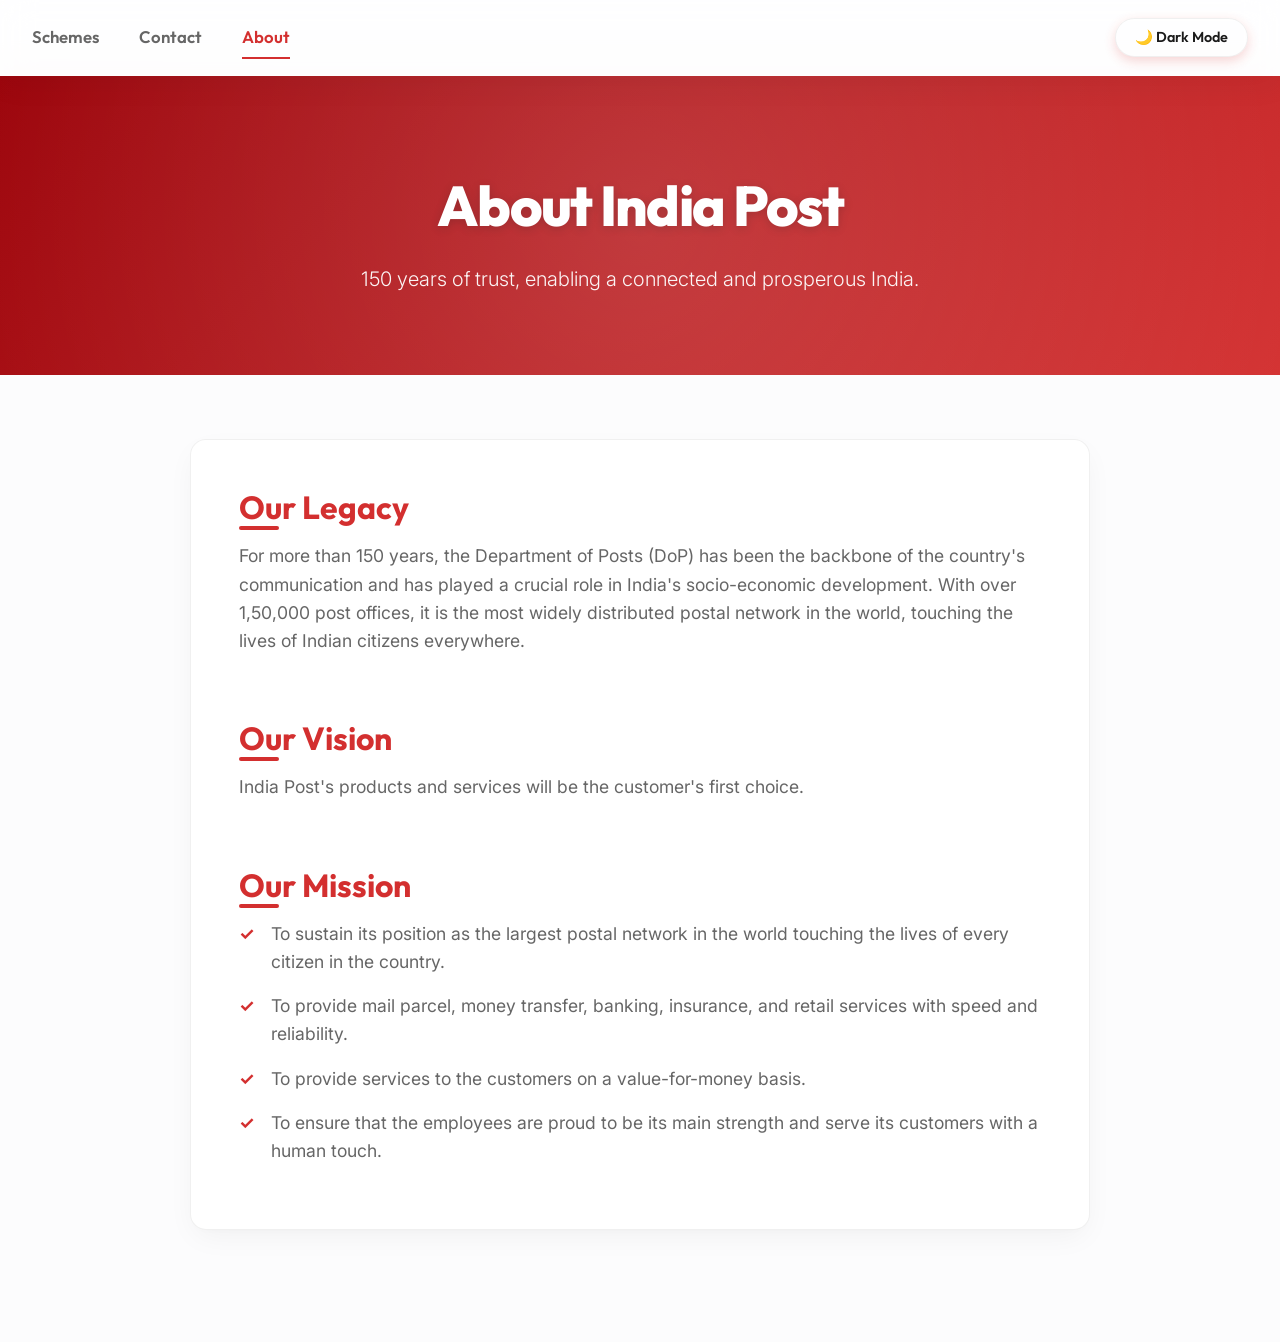
<file: about.html>
<!DOCTYPE html>
<html lang="en">
<head>
    <meta charset="UTF-8">
    <meta name="viewport" content="width=device-width, initial-scale=1.0">
    <title>About - India Post</title>
    <link rel="stylesheet" href="styles.css">
</head>
<body>
    <nav>
        <a href="index.html">Schemes</a>
        <a href="contact.html">Contact</a>
        <a href="about.html">About</a>
        <button onclick="toggleDarkMode()" id="darkModeBtn">🌙 Dark Mode</button>
    </nav>

    <header class="animate-fade-in">
        <h1 id="aboutTitle">About India Post</h1>
        <p>150 years of trust, enabling a connected and prosperous India.</p>
    </header>

    <main>
        <div class="content-card about-content animate-fade-in delay-1">
            <h2>Our Legacy</h2>
            <p>For more than 150 years, the Department of Posts (DoP) has been the backbone of the country's communication and has played a crucial role in India's socio-economic development. With over 1,50,000 post offices, it is the most widely distributed postal network in the world, touching the lives of Indian citizens everywhere.</p>
            
            <h2>Our Vision</h2>
            <p>India Post's products and services will be the customer's first choice.</p>
            
            <h2>Our Mission</h2>
            <ul>
                <li>To sustain its position as the largest postal network in the world touching the lives of every citizen in the country.</li>
                <li>To provide mail parcel, money transfer, banking, insurance, and retail services with speed and reliability.</li>
                <li>To provide services to the customers on a value-for-money basis.</li>
                <li>To ensure that the employees are proud to be its main strength and serve its customers with a human touch.</li>
            </ul>
        </div>
    </main>
    
    <script src="script.js"></script>
</body>
</html>
</file>
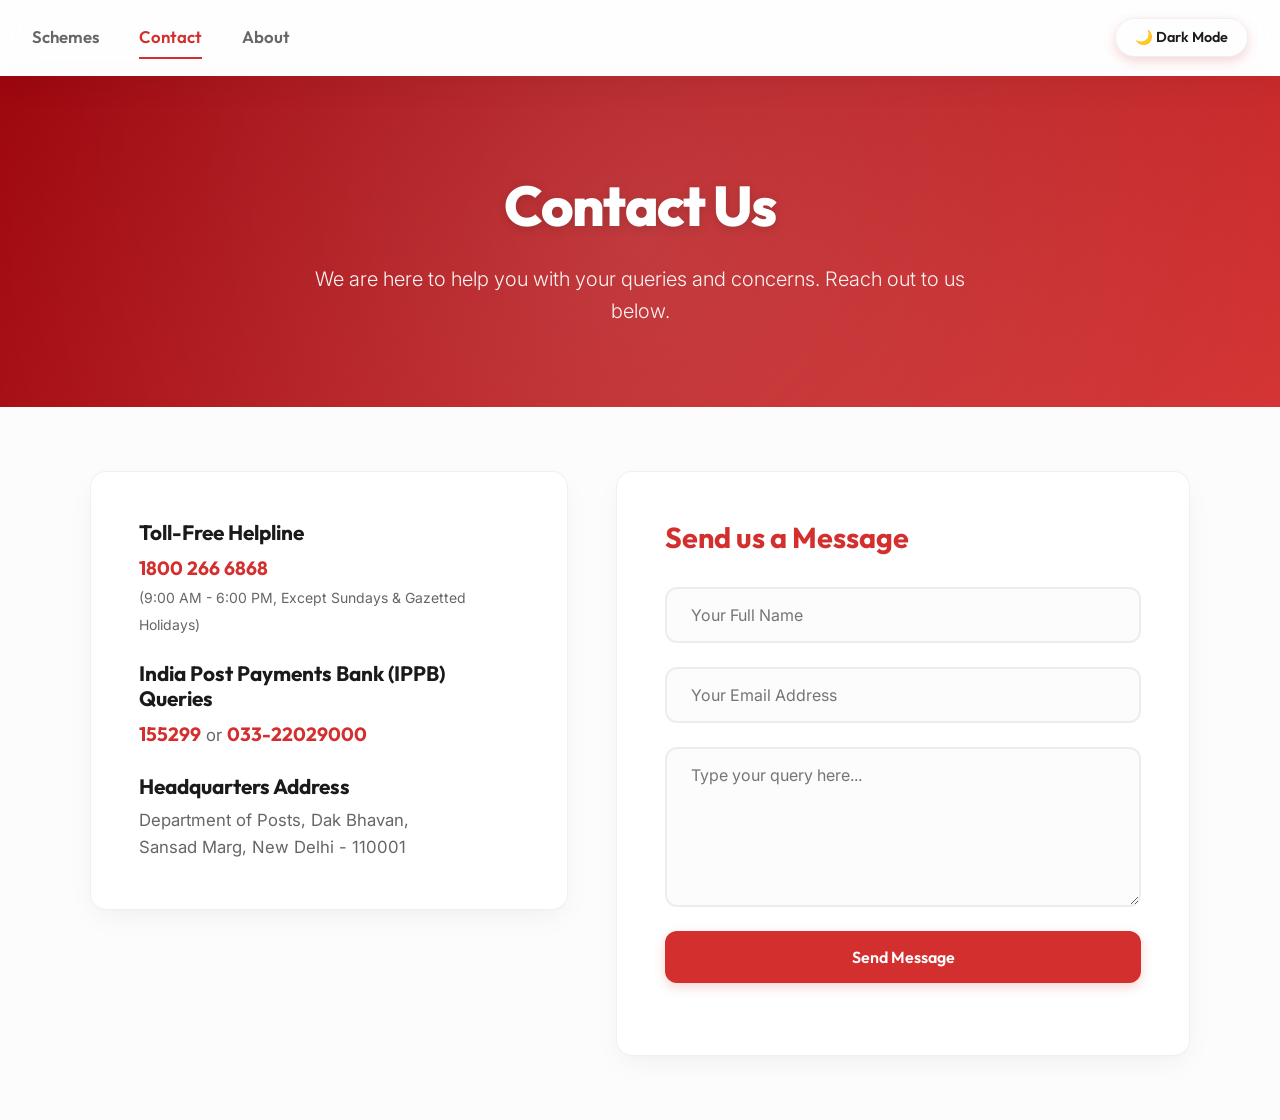
<file: contact.html>
<!DOCTYPE html>
<html lang="en">

<head>
    <meta charset="UTF-8">
    <meta name="viewport" content="width=device-width, initial-scale=1.0">
    <title>Contact - India Post</title>
    <link rel="stylesheet" href="styles.css">
</head>

<body>
    <nav>
        <a href="index.html">Schemes</a>
        <a href="contact.html">Contact</a>
        <a href="about.html">About</a>
        <button onclick="toggleDarkMode()" id="darkModeBtn">🌙 Dark Mode</button>
    </nav>

    <header class="animate-fade-in">
        <h1>Contact Us</h1>
        <p>We are here to help you with your queries and concerns. Reach out to us below.</p>
    </header>

    <main>
        <div class="contact-grid">
            <div class="content-card contact-info animate-fade-in delay-1">
                <h2>Toll-Free Helpline</h2>
                <p><strong>1800 266 6868</strong><br><small>(9:00 AM - 6:00 PM, Except Sundays & Gazetted
                        Holidays)</small></p>

                <h2>India Post Payments Bank (IPPB) Queries</h2>
                <p><strong>155299</strong> or <strong>033-22029000</strong></p>

                <h2>Headquarters Address</h2>
                <p>Department of Posts, Dak Bhavan,<br>Sansad Marg, New Delhi - 110001</p>
            </div>

            <div class="content-card form-container animate-fade-in delay-2">
                <h2>Send us a Message</h2>
                <form id="contactForm" onsubmit="submitForm(event)">
                    <input type="text" id="name" placeholder="Your Full Name" required>
                    <input type="email" id="email" placeholder="Your Email Address" required>
                    <textarea id="message" placeholder="Type your query here..." required></textarea>
                    <button type="submit">Send Message</button>
                </form>
                <p id="formStatus"></p>
            </div>
        </div>
    </main>

    <script src="script.js"></script>
</body>

</html>
</file>
<file: styles.css>
@import url('https://fonts.googleapis.com/css2?family=Outfit:wght@300;400;500;600;700;800&family=Inter:wght@400;500;600&display=swap');

:root {
  /* Premium India Post Red Palette */
  --primary-color: #d32f2f; 
  --primary-light: #ff6659;
  --primary-dark: #9a0007;
  
  /* Neutral Palette */
  --bg-color: #fcfcfd;
  --surface-color: #ffffff;
  --text-main: #1a1a1a;
  --text-muted: #666666;
  
  /* Accents */
  --accent-blue: #1976d2;
  --accent-gold: #fbc02d;
  --success: #10b981;
  --error: #ef4444;

  /* Shadows and Borders */
  --card-shadow: 0 10px 30px -5px rgba(0, 0, 0, 0.05), 0 4px 10px -2px rgba(0, 0, 0, 0.02);
  --card-shadow-hover: 0 20px 40px -5px rgba(211, 47, 47, 0.1), 0 8px 16px -4px rgba(211, 47, 47, 0.05);
  --border-radius-lg: 16px;
  --border-radius-md: 12px;
  --border-radius-sm: 8px;
  --border-color: rgba(0, 0, 0, 0.06);

  /* Glassmorphism */
  --glass-bg: rgba(255, 255, 255, 0.75);
  --glass-border: rgba(255, 255, 255, 0.4);
  --glass-shadow: 0 8px 32px rgba(0, 0, 0, 0.05);
}

body.dark-mode {
  --bg-color: #0b0f19;
  --surface-color: #151b2b;
  --text-main: #f3f4f6;
  --text-muted: #9ca3af;
  
  --primary-color: #ef4444;
  --primary-dark: #b91c1c;

  --border-color: rgba(255, 255, 255, 0.05);
  --card-shadow: 0 10px 30px -5px rgba(0, 0, 0, 0.3);
  --card-shadow-hover: 0 20px 40px -5px rgba(239, 68, 68, 0.15);

  --glass-bg: rgba(21, 27, 43, 0.8);
  --glass-border: rgba(255, 255, 255, 0.05);
  --glass-shadow: 0 8px 32px rgba(0, 0, 0, 0.3);
}

* {
  margin: 0;
  padding: 0;
  box-sizing: border-box;
}

#webgl-container {
    position: fixed;
    top: 0;
    left: 0;
    width: 100vw;
    height: 100vh;
    z-index: -1;
}

body {
  font-family: 'Inter', sans-serif;
  background-color: var(--bg-color);
  color: var(--text-main);
  line-height: 1.6;
  min-height: 100vh;
  display: flex;
  flex-direction: column;
  transition: background-color 0.4s cubic-bezier(0.4, 0, 0.2, 1), color 0.4s ease;
  overflow-x: hidden;
}

h1, h2, h3, h4, h5, h6 {
  font-family: 'Outfit', sans-serif;
  color: var(--text-main);
  line-height: 1.2;
}

/* --------------- Navigation (Glassmorphism) --------------- */
nav {
  position: sticky;
  top: 0;
  z-index: 1000;
  display: flex;
  justify-content: center;
  align-items: center;
  gap: 2.5rem;
  padding: 1rem 2rem;
  
  background: var(--glass-bg);
  backdrop-filter: blur(16px);
  -webkit-backdrop-filter: blur(16px);
  border-bottom: 1px solid var(--glass-border);
  box-shadow: var(--glass-shadow);
  transition: all 0.3s ease;
}

nav a {
  text-decoration: none;
  font-family: 'Outfit', sans-serif;
  font-weight: 600;
  font-size: 1.05rem;
  color: var(--text-muted);
  position: relative;
  padding: 0.5rem 0;
  transition: color 0.3s ease;
}

nav a::after {
  content: '';
  position: absolute;
  bottom: 0;
  left: 0;
  width: 100%;
  height: 2px;
  background: var(--primary-color);
  transform: scaleX(0);
  transform-origin: right;
  transition: transform 0.4s cubic-bezier(0.86, 0, 0.07, 1);
}

nav a:hover, nav a.active {
  color: var(--primary-color);
}

nav a:hover::after, nav a.active::after {
  transform: scaleX(1);
  transform-origin: left;
}

#darkModeBtn {
  margin-left: auto;
  background: transparent;
  border: 1px solid var(--border-color);
  color: var(--text-main);
  padding: 0.6rem 1.2rem;
  border-radius: 30px;
  font-family: 'Outfit', sans-serif;
  font-weight: 600;
  font-size: 0.9rem;
  cursor: pointer;
  display: flex;
  align-items: center;
  gap: 0.5rem;
  transition: all 0.3s ease;
}

#darkModeBtn:hover {
  background: var(--surface-color);
  box-shadow: var(--card-shadow);
  transform: translateY(-2px);
  border-color: var(--primary-color);
}

/* --------------- Header / Hero Section --------------- */
header {
  position: relative;
  padding: 6rem 2rem 5rem;
  text-align: center;
  background: linear-gradient(135deg, var(--primary-dark) 0%, var(--primary-color) 100%);
  color: white;
  overflow: hidden;
  margin-bottom: 4rem;
}

/* Subtle background pattern/glow */
header::before {
  content: '';
  position: absolute;
  top: -50%;
  left: -50%;
  width: 200%;
  height: 200%;
  background: radial-gradient(circle, rgba(255,255,255,0.15) 0%, transparent 60%);
  pointer-events: none;
}

header h1 {
  font-size: 3.5rem;
  font-weight: 800;
  letter-spacing: -0.03em;
  margin-bottom: 1.5rem;
  color: white;
  text-shadow: 0 2px 10px rgba(0,0,0,0.2);
}

header p {
  font-size: 1.25rem;
  font-weight: 300;
  max-width: 700px;
  margin: 0 auto;
  opacity: 0.95;
}

/* --------------- Main Content Grid --------------- */
main {
  flex: 1;
  width: 100%;
  max-width: 1280px;
  margin: 0 auto;
  padding: 0 2rem 4rem;
}

/* Scheme Cards */
.schemes {
  display: grid;
  grid-template-columns: repeat(auto-fit, minmax(300px, 1fr));
  gap: 2rem;
  margin-bottom: 4rem;
}

.scheme-card {
  background: var(--surface-color);
  padding: 2.5rem;
  border-radius: var(--border-radius-lg);
  border: 1px solid var(--border-color);
  box-shadow: var(--card-shadow);
  position: relative;
  overflow: hidden;
  transition: all 0.4s cubic-bezier(0.175, 0.885, 0.32, 1.275);
  display: flex;
  flex-direction: column;
}

.scheme-card::before {
  content: '';
  position: absolute;
  top: 0;
  left: 0;
  width: 100%;
  height: 4px;
  background: var(--primary-color);
  transform: scaleX(0);
  transform-origin: left;
  transition: transform 0.4s ease;
}

.scheme-card:hover {
  transform: translateY(-10px);
  box-shadow: var(--card-shadow-hover);
  border-color: transparent;
}

.scheme-card:hover::before {
  transform: scaleX(1);
}

.scheme-card h2 {
  font-size: 1.4rem;
  color: var(--primary-color);
  margin-bottom: 1.5rem;
  font-weight: 700;
}

.scheme-card p {
  display: flex;
  justify-content: space-between;
  align-items: center;
  padding: 0.8rem 0;
  border-bottom: 1px solid var(--border-color);
  font-size: 1rem;
}

.scheme-card p:last-child {
  border-bottom: none;
}

.scheme-card p span {
  color: var(--text-muted);
  font-weight: 500;
}

.scheme-card p strong {
  font-family: 'Outfit', sans-serif;
  color: var(--text-main);
  font-weight: 700;
  font-size: 1.1rem;
}

/* --------------- Shared Content Cards --------------- */
.content-card {
  background: var(--surface-color);
  padding: 3rem;
  border-radius: var(--border-radius-lg);
  box-shadow: var(--card-shadow);
  border: 1px solid var(--border-color);
  max-width: 900px;
  margin: 0 auto 3rem;
  transition: box-shadow 0.3s ease;
}

.content-card:hover {
  box-shadow: var(--card-shadow-hover);
}

/* Calculator specific */
.calculator {
  text-align: center;
}

.calculator h3 {
  font-size: 1.8rem;
  margin-bottom: 2rem;
  color: var(--primary-color);
}

.input-group {
  display: flex;
  gap: 1rem;
  justify-content: center;
  align-items: center;
  flex-wrap: wrap;
  max-width: 600px;
  margin: 0 auto;
}

input, textarea {
  width: 100%;
  padding: 1rem 1.5rem;
  background: var(--bg-color);
  border: 2px solid var(--border-color);
  border-radius: var(--border-radius-md);
  flex: 1;
  font-family: 'Inter', sans-serif;
  font-size: 1rem;
  color: var(--text-main);
  transition: all 0.3s ease;
}

input:focus, textarea:focus {
  outline: none;
  border-color: var(--primary-color);
  box-shadow: 0 0 0 4px rgba(211, 47, 47, 0.1);
  background: var(--surface-color);
}

button {
  padding: 1rem 2rem;
  background: var(--primary-color);
  color: white;
  border: none;
  border-radius: var(--border-radius-md);
  font-family: 'Outfit', sans-serif;
  font-weight: 600;
  font-size: 1rem;
  cursor: pointer;
  transition: all 0.3s ease;
  box-shadow: 0 4px 12px rgba(211, 47, 47, 0.2);
}

button:hover {
  background: var(--primary-dark);
  transform: translateY(-2px);
  box-shadow: 0 6px 16px rgba(211, 47, 47, 0.3);
}

button:active {
  transform: translateY(0);
}

#result {
  margin-top: 2rem;
  font-size: 1.4rem;
  font-family: 'Outfit', sans-serif;
  font-weight: 700;
  color: var(--primary-color);
  min-height: 2rem;
  transition: color 0.3s ease;
}

/* --------------- About Page --------------- */
.about-content h2 {
  font-size: 2rem;
  color: var(--primary-color);
  margin: 2.5rem 0 1rem;
  position: relative;
  display: inline-block;
}

.about-content h2::after {
  content: '';
  position: absolute;
  bottom: -4px;
  left: 0;
  width: 40px;
  height: 4px;
  background: var(--primary-color);
  border-radius: 2px;
}

.about-content h2:first-child {
  margin-top: 0;
}

.about-content p {
  font-size: 1.1rem;
  color: var(--text-muted);
  margin-bottom: 1.5rem;
}

.about-content ul {
  list-style: none;
  padding: 0;
}

.about-content li {
  font-size: 1.1rem;
  color: var(--text-muted);
  margin-bottom: 1rem;
  padding-left: 2rem;
  position: relative;
}

.about-content li::before {
  content: '✓';
  position: absolute;
  left: 0;
  color: var(--primary-color);
  font-weight: bold;
}

/* --------------- Contact Page Grid --------------- */
.contact-grid {
  display: grid;
  grid-template-columns: 1fr 1.2fr;
  gap: 3rem;
  max-width: 1100px;
  margin: 0 auto;
}

@media (max-width: 860px) {
  .contact-grid {
    grid-template-columns: 1fr;
    gap: 2rem;
  }
  .input-group {
      flex-direction: column;
  }
  .input-group button {
      width: 100%;
  }
}

.contact-info {
  margin: 0;
  height: fit-content;
}

.contact-info h2 {
  font-size: 1.3rem;
  color: var(--text-main);
  margin: 1.5rem 0 0.5rem;
}

.contact-info h2:first-child {
  margin-top: 0;
}

.contact-info p {
  color: var(--text-muted);
  font-size: 1.05rem;
}

.contact-info strong {
  color: var(--primary-color);
  font-size: 1.2rem;
  font-family: 'Outfit', sans-serif;
}

.form-container {
  margin: 0;
}

.form-container h2 {
  font-size: 1.8rem;
  margin-bottom: 2rem;
  color: var(--primary-color);
}

form {
  display: flex;
  flex-direction: column;
  gap: 1.5rem;
}

textarea {
  min-height: 160px;
  resize: vertical;
}

#formStatus {
  margin-top: 1.5rem;
  font-family: 'Outfit', sans-serif;
  font-weight: 600;
  font-size: 1.1rem;
  text-align: center;
}

/* --------------- Animations --------------- */
@keyframes fadeInUp {
  from {
    opacity: 0;
    transform: translateY(20px);
  }
  to {
    opacity: 1;
    transform: translateY(0);
  }
}

.animate-fade-in {
  opacity: 0;
  animation: fadeInUp 0.7s cubic-bezier(0.165, 0.84, 0.44, 1) forwards;
}

.delay-1 { animation-delay: 0.1s; }
.delay-2 { animation-delay: 0.2s; }
.delay-3 { animation-delay: 0.3s; }
.delay-4 { animation-delay: 0.4s; }

/* Custom Scrollbar for premium feel */
::-webkit-scrollbar {
  width: 10px;
}
::-webkit-scrollbar-track {
  background: var(--bg-color);
}
::-webkit-scrollbar-thumb {
  background: var(--border-color);
  border-radius: 5px;
}
::-webkit-scrollbar-thumb:hover {
  background: var(--text-muted);
}
</file>
